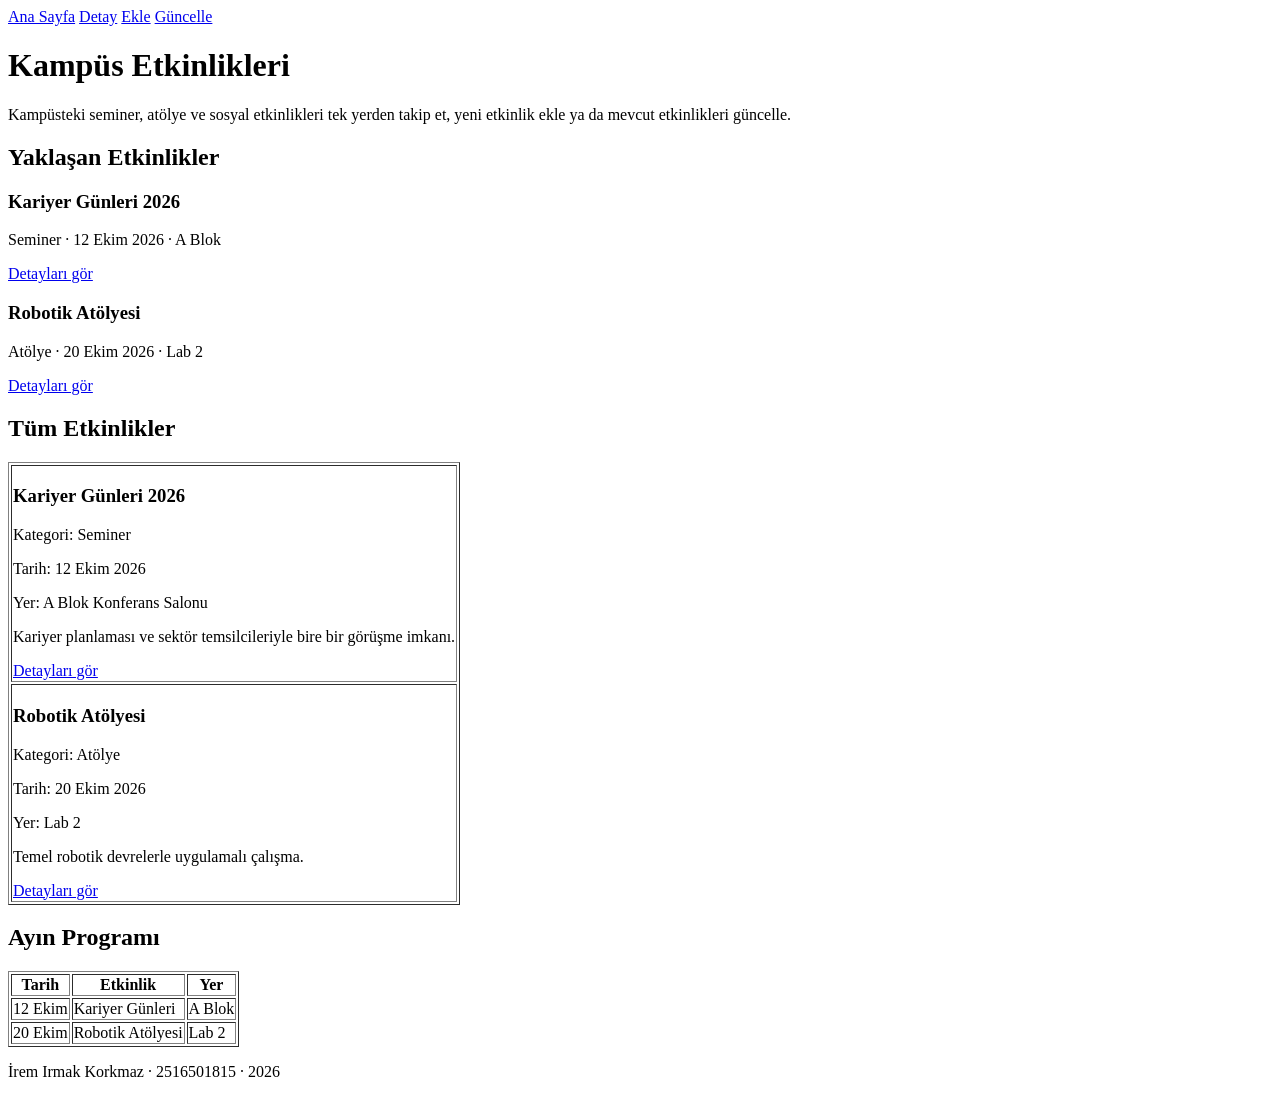
<file: script1/index.html>
<!doctype html>
<html lang="tr">
  <head>
    <meta charset="UTF-8" />
    <meta name="viewport" content="width=device-width, initial-scale=1.0" />
    <title>Kampüs Etkinlikleri</title>
  </head>
  <body>
    <header>
      <nav>
        <a href="index.html">Ana Sayfa</a>
        <a href="etkinlik-detay.html">Detay</a>
        <a href="etkinlik-ekle.html">Ekle</a>
        <a href="etkinlik-guncelle.html">Güncelle</a>
      </nav>
    </header>
    <main>
      <h1>Kampüs Etkinlikleri</h1>
      <p>
        Kampüsteki seminer, atölye ve sosyal etkinlikleri tek yerden takip et,
        yeni etkinlik ekle ya da mevcut etkinlikleri güncelle.
      </p>
      <section>
        <h2>Yaklaşan Etkinlikler</h2>

        <article>
          <h3>Kariyer Günleri 2026</h3>
          <p>Seminer · 12 Ekim 2026 · A Blok</p>
          <a href="etkinlik-detay.html">Detayları gör</a>
        </article>

        <article>
          <h3>Robotik Atölyesi</h3>
          <p>Atölye · 20 Ekim 2026 · Lab 2</p>
          <a href="etkinlik-detay.html">Detayları gör</a>
        </article>
      </section>
      <section>
        <h2>Tüm Etkinlikler</h2>
        <table border="1">
          <tr>
            <td>
              <article>
                <h3>Kariyer Günleri 2026</h3>
                <p>Kategori: Seminer</p>
                <p>Tarih: <time datetime="2026-10-12">12 Ekim 2026</time></p>
                <p>Yer: A Blok Konferans Salonu</p>
                <p>
                  Kariyer planlaması ve sektör temsilcileriyle bire bir görüşme
                  imkanı.
                </p>
                <a href="etkinlik-detay.html">Detayları gör</a>
              </article>
            </td>
          </tr>
          <tr>
            <td>
              <article>
                <h3>Robotik Atölyesi</h3>
                <p>Kategori: Atölye</p>
                <p>Tarih: <time datetime="2026-10-20">20 Ekim 2026</time></p>
                <p>Yer: Lab 2</p>
                <p>Temel robotik devrelerle uygulamalı çalışma.</p>
                <a href="etkinlik-detay.html">Detayları gör</a>
              </article>
            </td>
          </tr>
        </table>
        <h2>Ayın Programı</h2>
        <table border="1">
          <tr>
            <th>Tarih</th>
            <th>Etkinlik</th>
            <th>Yer</th>
          </tr>
          <tr>
            <td>12 Ekim</td>
            <td>Kariyer Günleri</td>
            <td>A Blok</td>
          </tr>
          <tr>
            <td>20 Ekim</td>
            <td>Robotik Atölyesi</td>
            <td>Lab 2</td>
          </tr>
        </table>
      </section>
    </main>
    <footer>
      <p>İrem Irmak Korkmaz · 2516501815 · 2026</p>
    </footer>
  </body>
</html>
</file>
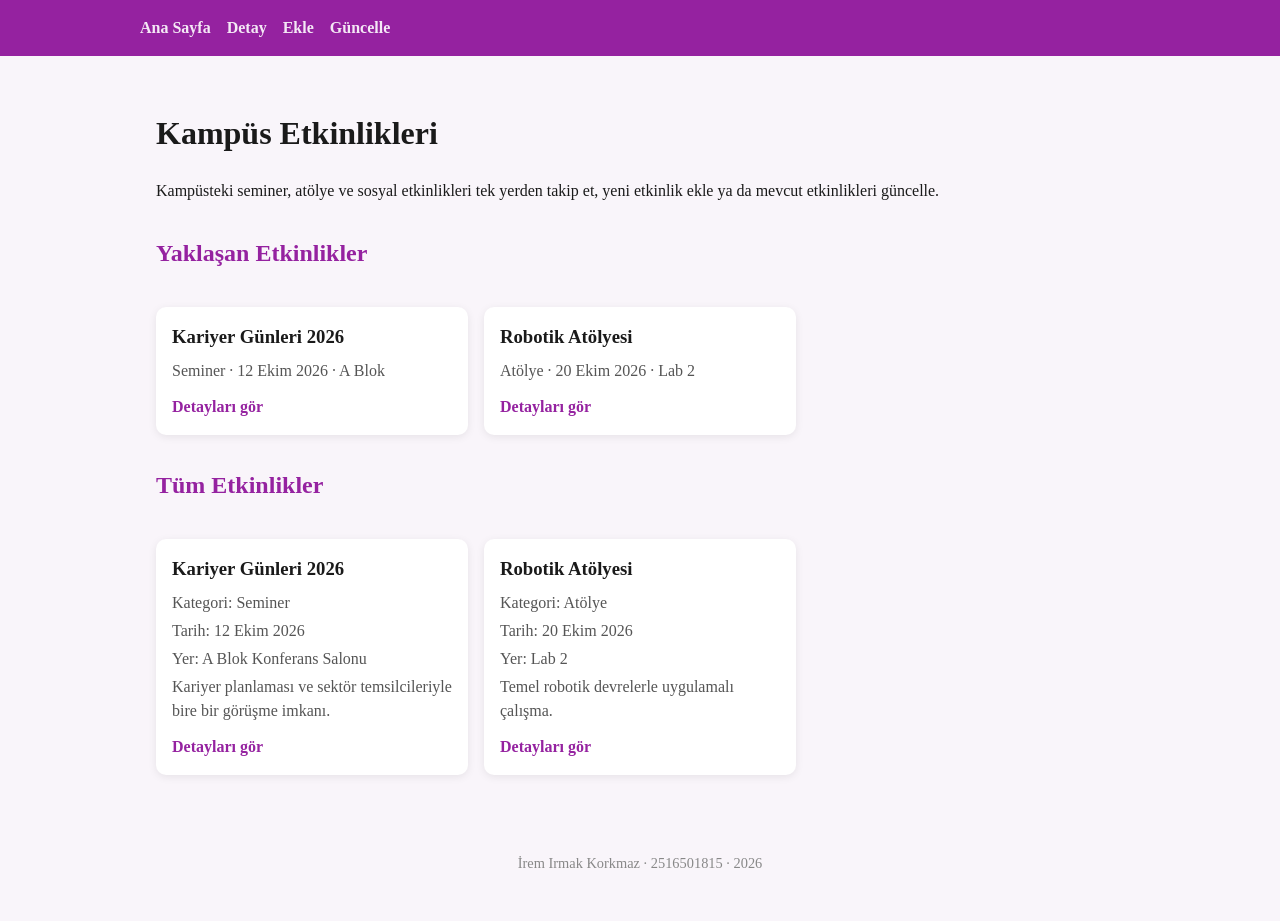
<file: script2/index.html>
<!doctype html>
<html lang="tr">
  <head>
    <meta charset="UTF-8" />
    <meta name="viewport" content="width=device-width, initial-scale=1.0" />
    <title>Kampüs Etkinlikleri</title>
    <link rel="stylesheet" href="css/2516501815.css" />
  </head>
  <body>
    <header>
      <nav>
        <a href="index.html">Ana Sayfa</a>
        <a href="etkinlik-detay.html">Detay</a>
        <a href="etkinlik-ekle.html">Ekle</a>
        <a href="etkinlik-guncelle.html">Güncelle</a>
      </nav>
    </header>

    <main>
      <h1>Kampüs Etkinlikleri</h1>
      <p>
        Kampüsteki seminer, atölye ve sosyal etkinlikleri tek yerden takip et,
        yeni etkinlik ekle ya da mevcut etkinlikleri güncelle.
      </p>

      <section>
        <h2>Yaklaşan Etkinlikler</h2>
        <div class="kart-alani">
          <article class="kart">
            <h3>Kariyer Günleri 2026</h3>
            <p>Seminer · 12 Ekim 2026 · A Blok</p>
            <a href="etkinlik-detay.html">Detayları gör</a>
          </article>

          <article class="kart">
            <h3>Robotik Atölyesi</h3>
            <p>Atölye · 20 Ekim 2026 · Lab 2</p>
            <a href="etkinlik-detay.html">Detayları gör</a>
          </article>
        </div>
      </section>

      <section>
        <h2>Tüm Etkinlikler</h2>
        <div class="kart-alani">
          <article class="kart">
            <h3>Kariyer Günleri 2026</h3>
            <p>Kategori: Seminer</p>
            <p>Tarih: <time datetime="2026-10-12">12 Ekim 2026</time></p>
            <p>Yer: A Blok Konferans Salonu</p>
            <p>
              Kariyer planlaması ve sektör temsilcileriyle bire bir görüşme
              imkanı.
            </p>
            <a href="etkinlik-detay.html">Detayları gör</a>
          </article>

          <article class="kart">
            <h3>Robotik Atölyesi</h3>
            <p>Kategori: Atölye</p>
            <p>Tarih: <time datetime="2026-10-20">20 Ekim 2026</time></p>
            <p>Yer: Lab 2</p>
            <p>Temel robotik devrelerle uygulamalı çalışma.</p>
            <a href="etkinlik-detay.html">Detayları gör</a>
          </article>
        </div>
      </section>
    </main>

    <footer>
      <p>İrem Irmak Korkmaz · 2516501815 · 2026</p>
    </footer>
  </body>
</html>
</file>
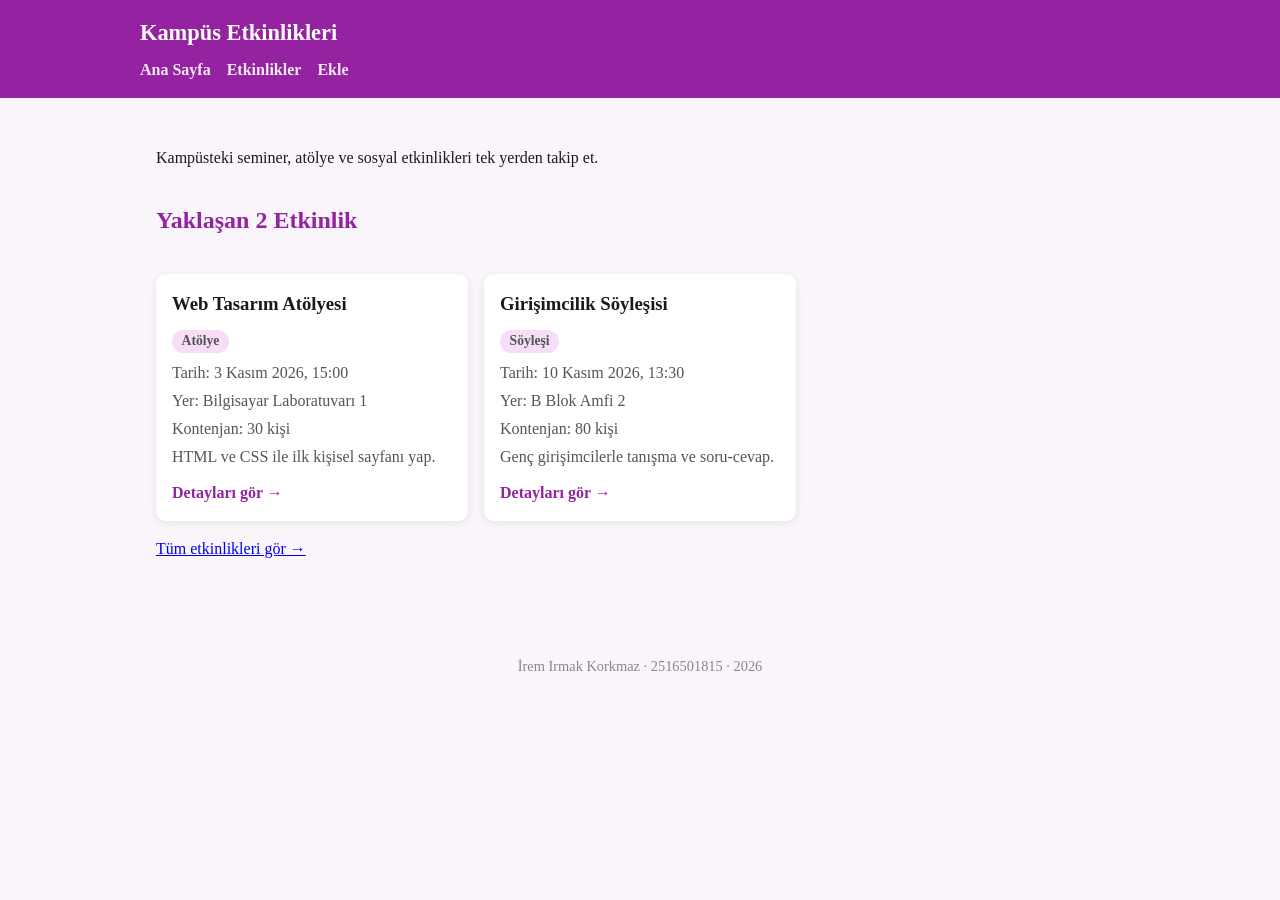
<file: sprint3/index.html>
<!doctype html>
<html lang="tr">
  <head>
    <meta charset="UTF-8" />
    <meta name="viewport" content="width=device-width, initial-scale=1.0" />
    <title>Kampüs Etkinlikleri</title>
    <link rel="stylesheet" href="css/2516501815.css" />
    <script type="module" src="js/event-list.js"></script>
  </head>
  <body>
    <header>
      <h1>Kampüs Etkinlikleri</h1>
      <nav>
        <a href="index.html">Ana Sayfa</a>
        <a href="etkinlikler.html">Etkinlikler</a>
        <a href="etkinlik-ekle.html">Ekle</a>
      </nav>
    </header>

    <main>
      <p>Kampüsteki seminer, atölye ve sosyal etkinlikleri tek yerden takip et.</p>

      <section>
        <h2>Yaklaşan 2 Etkinlik</h2>
        <div id="etkinlik-listesi" class="kart-alani" data-limit="2"></div>
      </section>

      <p><a href="etkinlikler.html">Tüm etkinlikleri gör →</a></p>
    </main>

    <footer>
      <p>İrem Irmak Korkmaz · 2516501815 · 2026</p>
    </footer>
  </body>
</html>
</file>
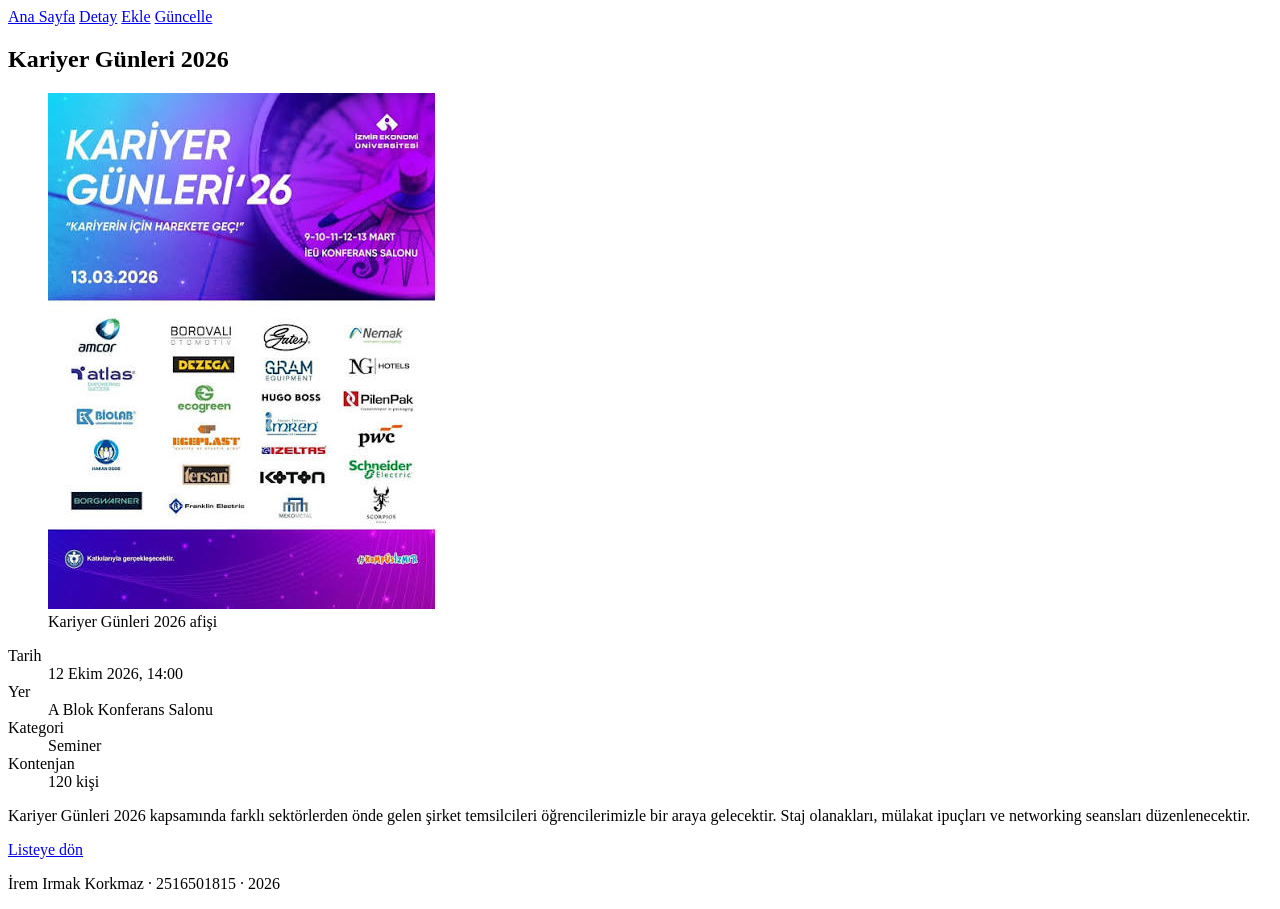
<file: script1/etkinlik-detay.html>
<!doctype html>
<html lang="tr">
  <head>
    <meta charset="UTF-8" />
    <meta name="viewport" content="width=device-width, initial-scale=1.0" />
    <title>Kariyer Günleri 2026</title>
  </head>
  <body>
    <header>
      <nav>
        <a href="index.html">Ana Sayfa</a>
        <a href="etkinlik-detay.html">Detay</a>
        <a href="etkinlik-ekle.html">Ekle</a>
        <a href="etkinlik-guncelle.html">Güncelle</a>
      </nav>
    </header>
    <main>
      <article>
        <h1>Kariyer Günleri 2026</h1>
        <figure>
          <img src="img/afis.jpg" alt="Kariyer Günleri 2026 etkinlik afişi" />
          <figcaption>Kariyer Günleri 2026 afişi</figcaption>
        </figure>

        <dl>
          <dt>Tarih</dt>
          <dd><time datetime="2026-10-12T14:00">12 Ekim 2026, 14:00</time></dd>

          <dt>Yer</dt>
          <dd>A Blok Konferans Salonu</dd>

          <dt>Kategori</dt>
          <dd>Seminer</dd>

          <dt>Kontenjan</dt>
          <dd>120 kişi</dd>
        </dl>

        <p>
          Kariyer Günleri 2026 kapsamında farklı sektörlerden önde gelen şirket
          temsilcileri öğrencilerimizle bir araya gelecektir. Staj olanakları,
          mülakat ipuçları ve networking seansları düzenlenecektir.
        </p>

        <a href="index.html">Listeye dön</a>
      </article>
    </main>

    <footer>
      <p>İrem Irmak Korkmaz · 2516501815 · 2026</p>
    </footer>
  </body>
</html>
</file>
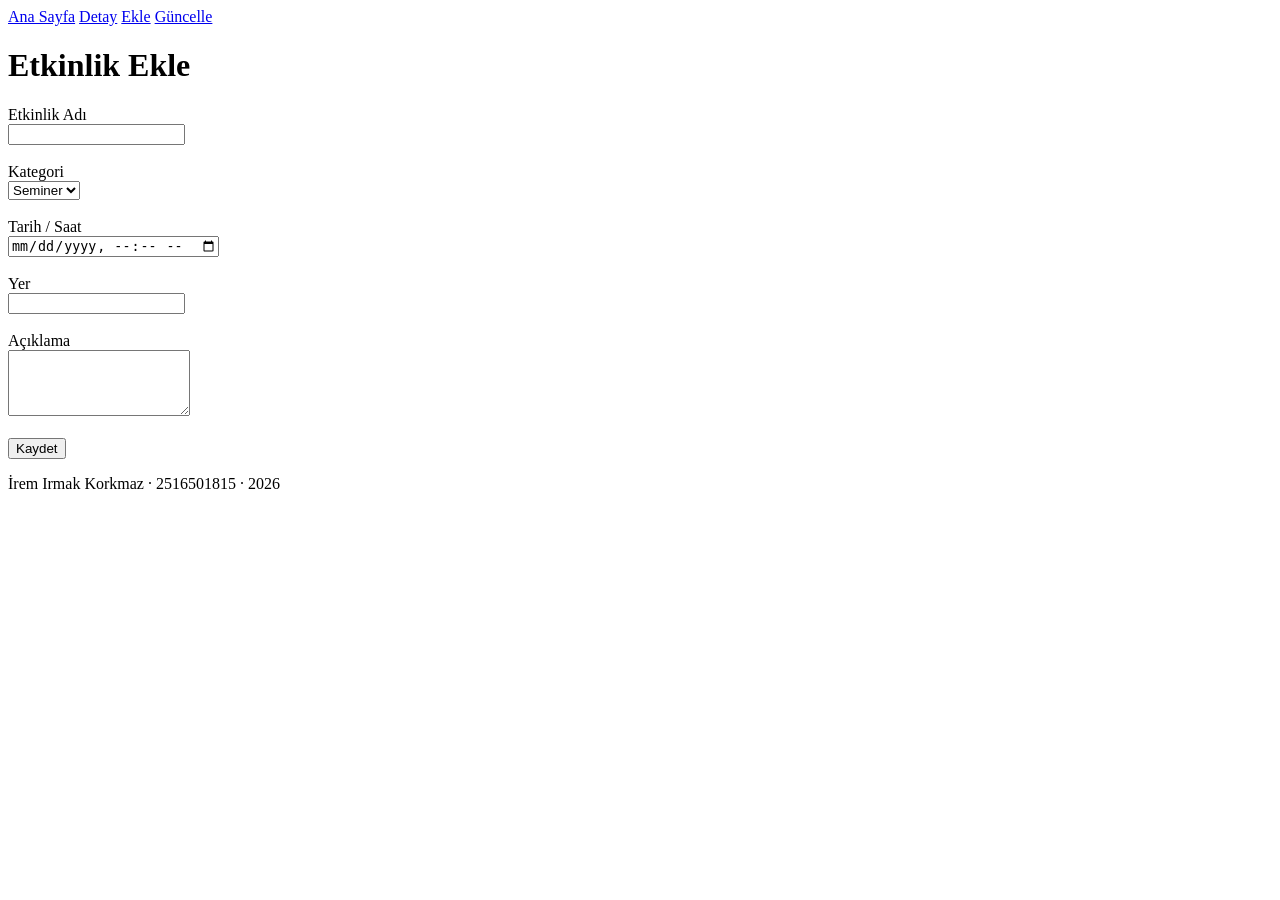
<file: script1/etkinlik-ekle.html>
<!DOCTYPE html>
<html lang="tr">
<head>
    <meta charset="UTF-8">
    <meta name="viewport" content="width=device-width, initial-scale=1.0">
    <title>Etkinlik Ekle</title>
</head>
<body>
    <header>
        <nav>
            <a href="index.html">Ana Sayfa</a>
            <a href="etkinlik-detay.html">Detay</a>
            <a href="etkinlik-ekle.html">Ekle</a>
            <a href="etkinlik-guncelle.html">Güncelle</a>
        </nav>
    </header>
    <main>
  <h1>Etkinlik Ekle</h1>

  <form action="#" method="post">
    <label for="ad">Etkinlik Adı</label><br>
    <input type="text" id="ad" name="ad" required><br><br>

    <label for="kategori">Kategori</label><br>
    <select id="kategori" name="kategori">
      <option value="seminer">Seminer</option>
      <option value="atolye">Atölye</option>
      <option value="sosyal">Sosyal</option>
    </select><br><br>

    <label for="tarih">Tarih / Saat</label><br>
    <input type="datetime-local" id="tarih" name="tarih" required><br><br>

    <label for="yer">Yer</label><br>
    <input type="text" id="yer" name="yer" required><br><br>

    <label for="aciklama">Açıklama</label><br>
    <textarea id="aciklama" name="aciklama" rows="4" required></textarea><br><br>

    <button type="submit">Kaydet</button>
  </form>
</main>

    <footer>
        <p>İrem Irmak Korkmaz · 2516501815 · 2026</p>
    </footer>

</body>
</html>
</file>
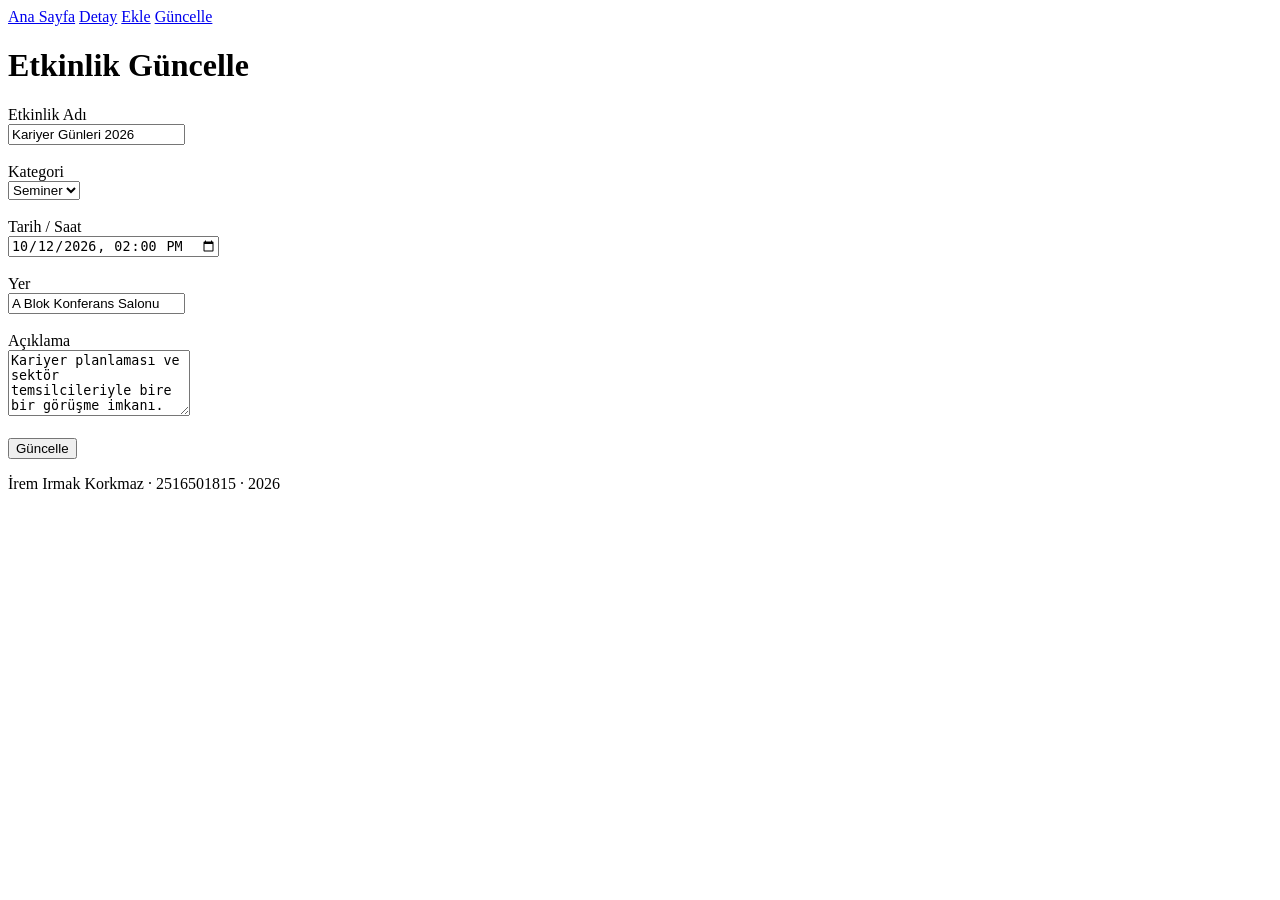
<file: script1/etkinlik-guncelle.html>
<!doctype html>
<html lang="tr">
  <head>
    <meta charset="UTF-8" />
    <meta name="viewport" content="width=device-width, initial-scale=1.0" />
    <title>Kampüs Etkinlikleri</title>
  </head>
  <body>
    <header>
      <nav>
        <a href="index.html">Ana Sayfa</a>
        <a href="etkinlik-detay.html">Detay</a>
        <a href="etkinlik-ekle.html">Ekle</a>
        <a href="etkinlik-guncelle.html">Güncelle</a>
      </nav>
    </header>
    <main>
      <h1>Etkinlik Güncelle</h1>

      <form action="#" method="post">
        <label for="ad">Etkinlik Adı</label><br />
        <input
          type="text"
          id="ad"
          name="ad"
          value="Kariyer Günleri 2026"
          required
        /><br /><br />

        <label for="kategori">Kategori</label><br />
        <select id="kategori" name="kategori">
          <option value="seminer" selected>Seminer</option>
          <option value="atolye">Atölye</option>
          <option value="sosyal">Sosyal</option></select
        ><br /><br />

        <label for="tarih">Tarih / Saat</label><br />
        <input
          type="datetime-local"
          id="tarih"
          name="tarih"
          value="2026-10-12T14:00"
          required
        /><br /><br />

        <label for="yer">Yer</label><br />
        <input
          type="text"
          id="yer"
          name="yer"
          value="A Blok Konferans Salonu"
          required
        /><br /><br />

        <label for="aciklama">Açıklama</label><br />
        <textarea id="aciklama" name="aciklama" rows="4" required>
Kariyer planlaması ve sektör temsilcileriyle bire bir görüşme imkanı.</textarea
        ><br /><br />

        <button type="submit">Güncelle</button>
      </form>
    </main>

    <footer>
      <p>İrem Irmak Korkmaz · 2516501815 · 2026</p>
    </footer>
  </body>
</html>
</file>
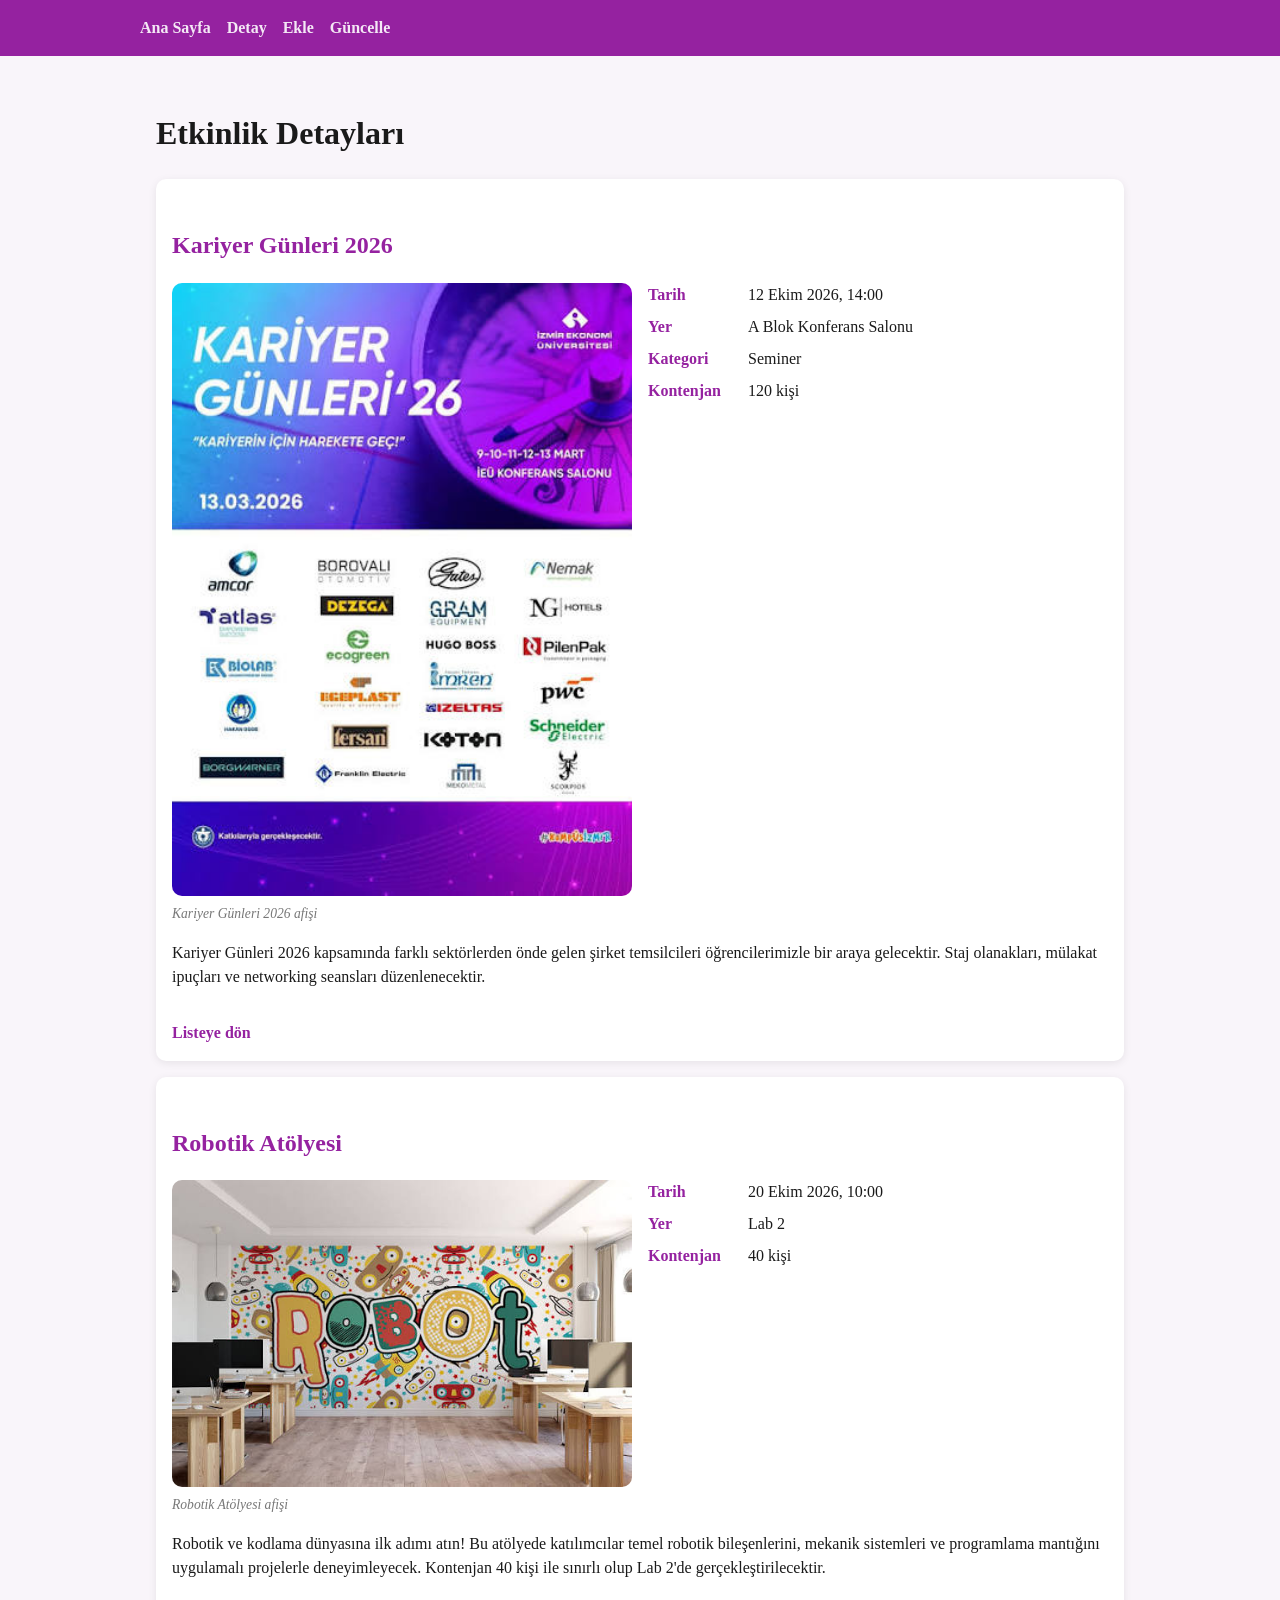
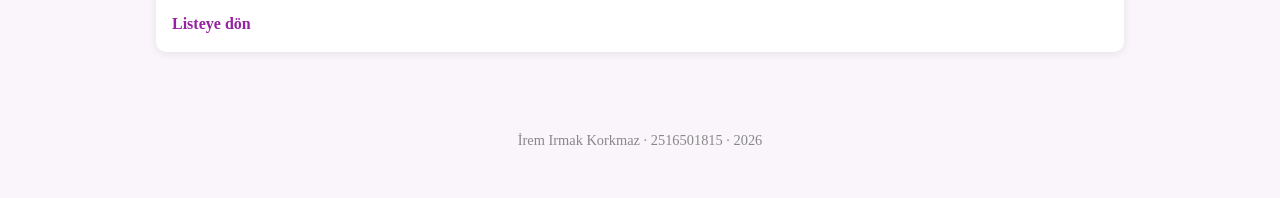
<file: script2/etkinlik-detay.html>
<!doctype html>
<html lang="tr">
  <head>
    <meta charset="UTF-8" />
    <meta name="viewport" content="width=device-width, initial-scale=1.0" />
    <title>Etkinlik Detayları</title>
    <link rel="stylesheet" href="css/2516501815.css" />
  </head>
  <body>
    <header>
      <nav>
        <a href="index.html">Ana Sayfa</a>
        <a href="etkinlik-detay.html">Detay</a>
        <a href="etkinlik-ekle.html">Ekle</a>
        <a href="etkinlik-guncelle.html">Güncelle</a>
      </nav>
    </header>

    <main>
      <h1>Etkinlik Detayları</h1>

      <article>
        <h2>Kariyer Günleri 2026</h2>

        <div class="detay-govde">
          <figure>
            <img
              src="img/afis.jpg"
              alt="Kariyer Günleri 2026 etkinlik afişi"
            />
            <figcaption>Kariyer Günleri 2026 afişi</figcaption>
          </figure>

          <dl>
            <dt>Tarih</dt>
            <dd><time datetime="2026-10-12T14:00">12 Ekim 2026, 14:00</time></dd>

            <dt>Yer</dt>
            <dd>A Blok Konferans Salonu</dd>

            <dt>Kategori</dt>
            <dd>Seminer</dd>

            <dt>Kontenjan</dt>
            <dd>120 kişi</dd>
          </dl>
        </div>

        <p>
          Kariyer Günleri 2026 kapsamında farklı sektörlerden önde gelen
          şirket temsilcileri öğrencilerimizle bir araya gelecektir. Staj
          olanakları, mülakat ipuçları ve networking seansları
          düzenlenecektir.
        </p>

        <a href="index.html">Listeye dön</a>
      </article>

      <article id="robotik">
        <h2>Robotik Atölyesi</h2>

        <div class="detay-govde">
          <figure>
            <img
              src="img/afis2.jpg"
              alt="Robotik Atölyesi etkinlik afişi"
            />
            <figcaption>Robotik Atölyesi afişi</figcaption>
          </figure>

          <dl>
            <dt>Tarih</dt>
            <dd><time datetime="2026-10-20T10:00">20 Ekim 2026, 10:00</time></dd>

            <dt>Yer</dt>
            <dd>Lab 2</dd>

            <dt>Kontenjan</dt>
            <dd>40 kişi</dd>
          </dl>
        </div>
        <p>
          Robotik ve kodlama dünyasına ilk adımı atın! Bu atölyede katılımcılar temel robotik bileşenlerini, mekanik sistemleri ve programlama mantığını uygulamalı projelerle deneyimleyecek. Kontenjan 40 kişi ile sınırlı olup Lab 2'de gerçekleştirilecektir.
        </p>

        <a href="index.html">Listeye dön</a>
      </article>
    </main>

    <footer>
      <p>İrem Irmak Korkmaz · 2516501815 · 2026</p>
    </footer>
  </body>
</html>
</file>
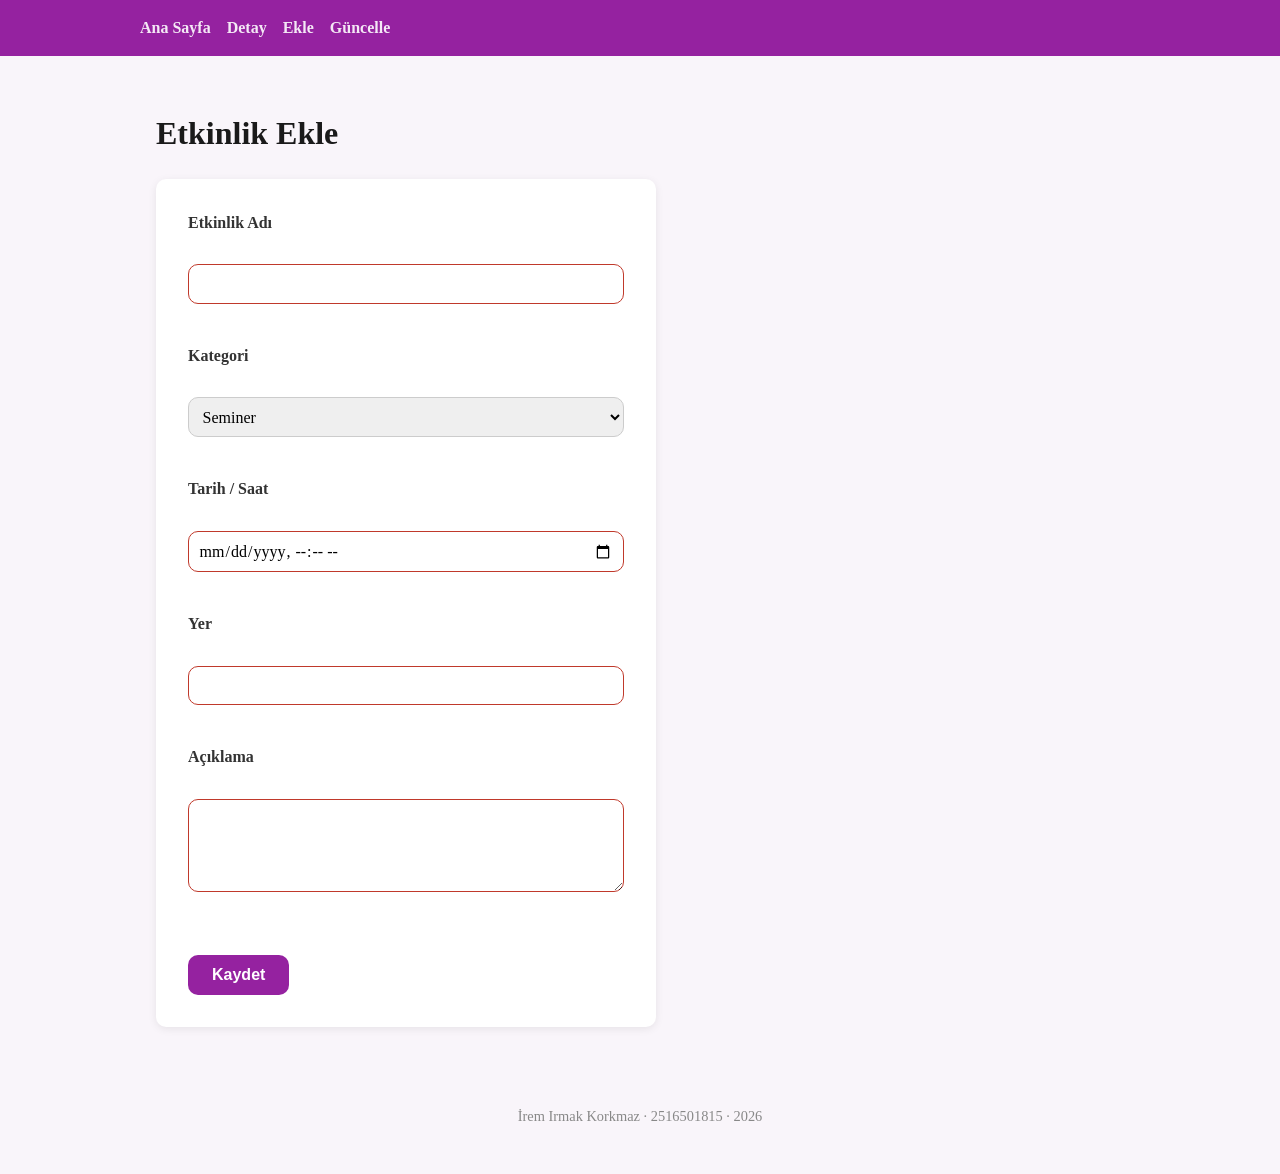
<file: script2/etkinlik-ekle.html>
<!DOCTYPE html>
<html lang="tr">
<head>
    <meta charset="UTF-8">
    <meta name="viewport" content="width=device-width, initial-scale=1.0">
    <title>Etkinlik Ekle</title>
    <link rel="stylesheet" href="css/2516501815.css">
</head>
<body>
    <header>
        <nav>
            <a href="index.html">Ana Sayfa</a>
            <a href="etkinlik-detay.html">Detay</a>
            <a href="etkinlik-ekle.html">Ekle</a>
            <a href="etkinlik-guncelle.html">Güncelle</a>
        </nav>
    </header>
    <main>
  <h1>Etkinlik Ekle</h1>

  <form action="#" method="post">
    <label for="ad">Etkinlik Adı</label><br>
    <input type="text" id="ad" name="ad" required><br><br>

    <label for="kategori">Kategori</label><br>
    <select id="kategori" name="kategori">
      <option value="seminer">Seminer</option>
      <option value="atolye">Atölye</option>
      <option value="sosyal">Sosyal</option>
    </select><br><br>

    <label for="tarih">Tarih / Saat</label><br>
    <input type="datetime-local" id="tarih" name="tarih" required><br><br>

    <label for="yer">Yer</label><br>
    <input type="text" id="yer" name="yer" required><br><br>

    <label for="aciklama">Açıklama</label><br>
    <textarea id="aciklama" name="aciklama" rows="4" required></textarea><br><br>

    <button type="submit">Kaydet</button>
  </form>
</main>

    <footer>
        <p>İrem Irmak Korkmaz · 2516501815 · 2026</p>
    </footer>

</body>
</html>
</file>
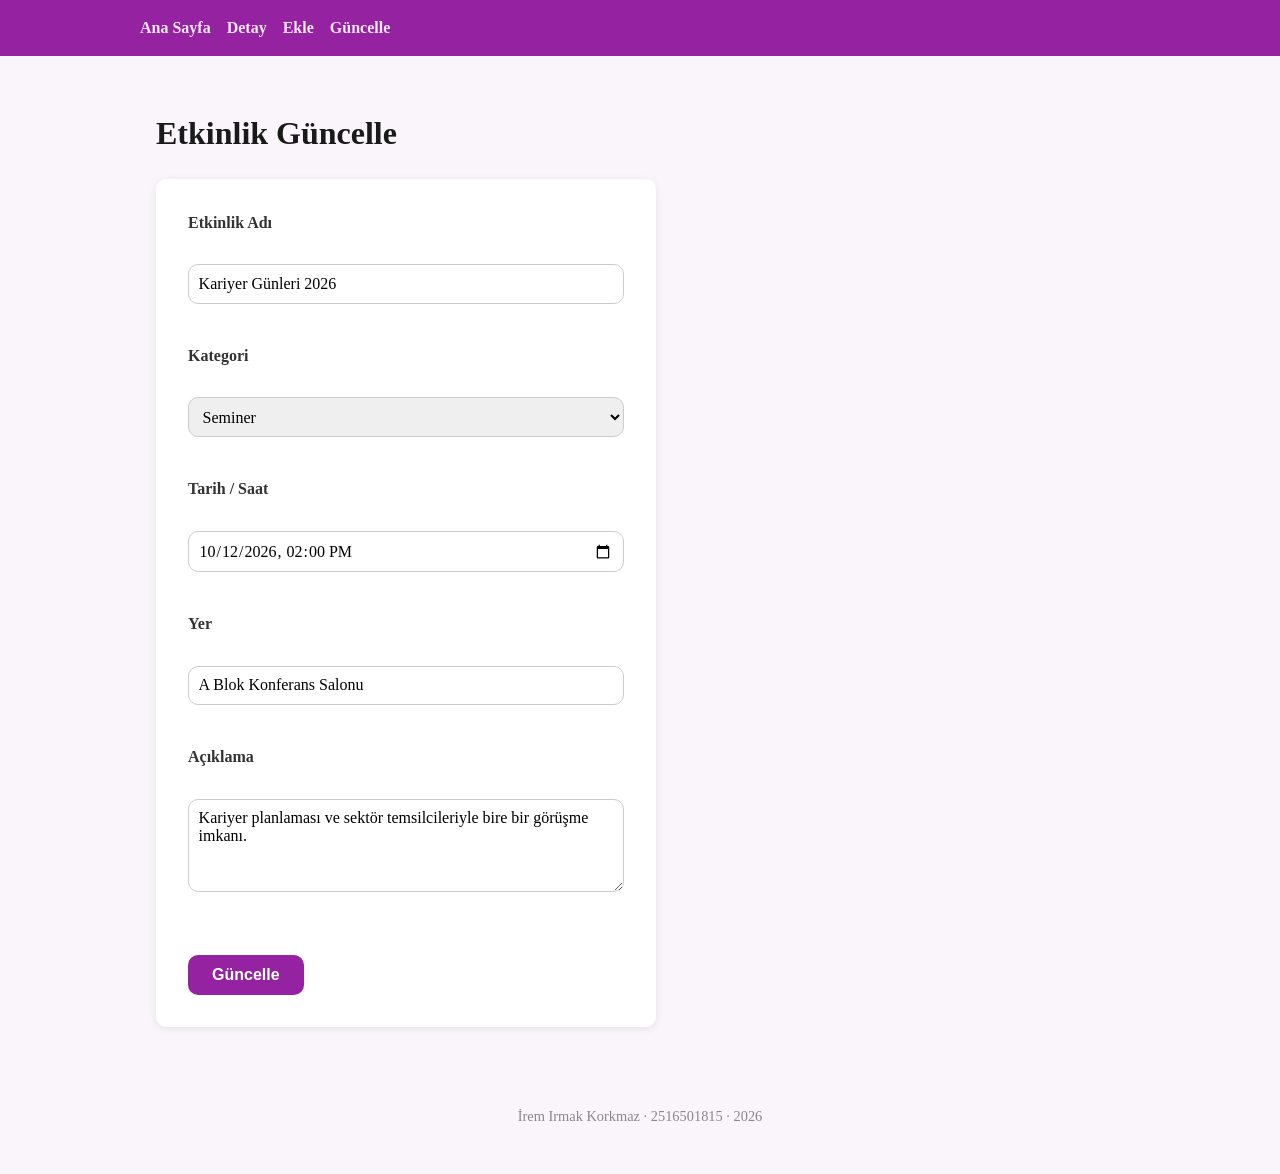
<file: script2/etkinlik-guncelle.html>
<!doctype html>
<html lang="tr">
  <head>
    <meta charset="UTF-8" />
    <meta name="viewport" content="width=device-width, initial-scale=1.0" />
    <title>Etkinlik Güncelle</title>
    <link rel="stylesheet" href="css/2516501815.css" />
  </head>
  <body>
    <header>
      <nav>
        <a href="index.html">Ana Sayfa</a>
        <a href="etkinlik-detay.html">Detay</a>
        <a href="etkinlik-ekle.html">Ekle</a>
        <a href="etkinlik-guncelle.html">Güncelle</a>
      </nav>
    </header>
    <main>
      <h1>Etkinlik Güncelle</h1>

      <form action="#" method="post">
        <label for="ad">Etkinlik Adı</label><br />
        <input
          type="text"
          id="ad"
          name="ad"
          value="Kariyer Günleri 2026"
          required
        /><br /><br />

        <label for="kategori">Kategori</label><br />
        <select id="kategori" name="kategori">
          <option value="seminer" selected>Seminer</option>
          <option value="atolye">Atölye</option>
          <option value="sosyal">Sosyal</option></select
        ><br /><br />

        <label for="tarih">Tarih / Saat</label><br />
        <input
          type="datetime-local"
          id="tarih"
          name="tarih"
          value="2026-10-12T14:00"
          required
        /><br /><br />

        <label for="yer">Yer</label><br />
        <input
          type="text"
          id="yer"
          name="yer"
          value="A Blok Konferans Salonu"
          required
        /><br /><br />

        <label for="aciklama">Açıklama</label><br />
        <textarea id="aciklama" name="aciklama" rows="4" required>
Kariyer planlaması ve sektör temsilcileriyle bire bir görüşme imkanı.</textarea
        ><br /><br />

        <button type="submit">Güncelle</button>
      </form>
    </main>

    <footer>
      <p>İrem Irmak Korkmaz · 2516501815 · 2026</p>
    </footer>
  </body>
</html>
</file>
<file: script2/css/2516501815.css>
/* Irem Irmak Korkmaz — 2516501815 */
:root {
  --no: 2516501815;
  --ton: mod(var(--no), 360);
  --renk-ana: hsl(var(--ton) 65% 38%);
  --renk-ana-acik: hsl(var(--ton) 65% 92%);
  --renk-zemin: hsl(var(--ton) 30% 97%);
  --font: "Times New Roman", serif;
  --bosluk-s: 0.5rem;
  --bosluk-m: 1rem;
  --bosluk-l: 2rem;
  --kose: 10px;
  --golge: 0 2px 8px rgba(0, 0, 0, 0.08);
}

* {
  box-sizing: border-box;
}

body {
  margin: 0;
  font-family: var(--font);
  background-color: var(--renk-zemin);
  color: #1a1a1a;
  line-height: 1.5;
}

main, footer {
  max-width: 1000px;
  margin: 0 auto;
  padding: var(--bosluk-l) var(--bosluk-m);
}

/* Header: renkli şerit */
header {
  background-color: var(--renk-ana);
  color: white;
  padding: var(--bosluk-m);
}

header h1 {
  max-width: 1000px;
  margin: 0 auto var(--bosluk-s) auto;
  color: white;
  font-size: 1.4rem;
}

nav {
  max-width: 1000px;
  margin: 0 auto;
  display: flex;
  flex-wrap: wrap;
  gap: var(--bosluk-m);
}

nav a {
  color: white;
  text-decoration: none;
  font-weight: bold;
  opacity: 0.9;
}

nav a:hover {
  opacity: 1;
  text-decoration: underline;
}

h2 {
  color: var(--renk-ana);
  margin-top: var(--bosluk-l);
}

h3 {
  margin-top: 0;
  margin-bottom: var(--bosluk-s);
}

/* Kart görünümü */
.kart-alani {
  display: grid;
  grid-template-columns: 1fr;
  gap: var(--bosluk-m);
  margin-top: var(--bosluk-m);
}

.kart {
  background-color: white;
  border-radius: var(--kose);
  box-shadow: var(--golge);
  padding: var(--bosluk-m);
  transition: transform 0.15s ease, box-shadow 0.15s ease;
}

.kart:hover {
  transform: translateY(-3px);
  box-shadow: 0 6px 16px rgba(0, 0, 0, 0.12);
}

.kart p {
  margin: 0.25rem 0;
  color: #555;
}

.kart a {
  display: inline-block;
  margin-top: var(--bosluk-s);
  color: var(--renk-ana);
  font-weight: bold;
  text-decoration: none;
}

.kart a:hover {
  text-decoration: underline;
}

@media (min-width: 700px) {
  .kart-alani {
    grid-template-columns: repeat(3, 1fr);
  }
}

/* Etkinlik detay: afiş solda, künye sağda */
article {
  background-color: white;
  border-radius: var(--kose);
  box-shadow: var(--golge);
  padding: var(--bosluk-m);
  margin-top: var(--bosluk-m);
}

.detay-govde {
  display: flex;
  flex-direction: column;
  gap: var(--bosluk-m);
  margin-top: var(--bosluk-m);
}

.detay-govde figure {
  margin: 0;
  flex: 1;
}

.detay-govde img {
  width: 100%;
  border-radius: var(--kose);
  display: block;
}

.detay-govde figcaption {
  font-size: 0.85rem;
  color: #777;
  margin-top: var(--bosluk-s);
  font-style: italic;
}

.detay-govde dl {
  flex: 1;
  margin: 0;
  display: grid;
  grid-template-columns: 100px 1fr;
  row-gap: var(--bosluk-s);
  align-content: start;
}

.detay-govde dt {
  font-weight: bold;
  color: var(--renk-ana);
}

.detay-govde dd {
  margin: 0;
}

@media (min-width: 700px) {
  .detay-govde {
    flex-direction: row;
  }
}

article > a {
  display: inline-block;
  margin-top: var(--bosluk-m);
  color: var(--renk-ana);
  font-weight: bold;
  text-decoration: none;
}

article > a:hover {
  text-decoration: underline;
}

/* Formlar */
form {
  background-color: white;
  border-radius: var(--kose);
  box-shadow: var(--golge);
  padding: var(--bosluk-l);
  margin-top: var(--bosluk-m);
  max-width: 500px;
}

label {
  display: block;
  margin-top: var(--bosluk-m);
  font-weight: bold;
  color: #333;
}

label:first-of-type {
  margin-top: 0;
}

input, select, textarea {
  width: 100%;
  padding: 0.6rem;
  margin-top: 0.35rem;
  border: 1px solid #ccc;
  border-radius: var(--kose);
  font-family: var(--font);
  font-size: 1rem;
}

input:focus, select:focus, textarea:focus {
  outline: none;
  border-color: var(--renk-ana);
}

input:invalid, textarea:invalid {
  border-color: #c0392b;
}

button {
  margin-top: var(--bosluk-l);
  padding: 0.7rem 1.5rem;
  background-color: var(--renk-ana);
  color: white;
  border: none;
  border-radius: var(--kose);
  font-size: 1rem;
  font-weight: bold;
  cursor: pointer;
}

button:hover {
  opacity: 0.9;
}

/* Footer */
footer {
  text-align: center;
  color: #888;
  font-size: 0.9rem;
  padding-top: var(--bosluk-l);
  padding-bottom: var(--bosluk-l);
}
</file>
<file: sprint3/css/2516501815.css>
/* Irem Irmak Korkmaz — 2516501815 */
:root {
  --no: 2516501815;
  --ton: mod(var(--no), 360);
  --renk-ana: hsl(var(--ton) 65% 38%);
  --renk-ana-acik: hsl(var(--ton) 65% 92%);
  --renk-zemin: hsl(var(--ton) 30% 97%);
  --renk-hata: #c0392b;
  --renk-hata-zemin: #fceae8;
  --renk-basari: #1e7e34;
  --renk-basari-zemin: #e9f7ef;
  --font: "Times New Roman", serif;
  --bosluk-s: 0.5rem;
  --bosluk-m: 1rem;
  --bosluk-l: 2rem;
  --kose: 10px;
  --golge: 0 2px 8px rgba(0, 0, 0, 0.08);
}

* {
  box-sizing: border-box;
}

body {
  margin: 0;
  font-family: var(--font);
  background-color: var(--renk-zemin);
  color: #1a1a1a;
  line-height: 1.5;
}

main, footer {
  max-width: 1000px;
  margin: 0 auto;
  padding: var(--bosluk-l) var(--bosluk-m);
}

/* Header: renkli şerit */
header {
  background-color: var(--renk-ana);
  color: white;
  padding: var(--bosluk-m);
}

header h1 {
  max-width: 1000px;
  margin: 0 auto var(--bosluk-s) auto;
  color: white;
  font-size: 1.4rem;
}

nav {
  max-width: 1000px;
  margin: 0 auto;
  display: flex;
  flex-wrap: wrap;
  gap: var(--bosluk-m);
}

nav a {
  color: white;
  text-decoration: none;
  font-weight: bold;
  opacity: 0.9;
}

nav a:hover {
  opacity: 1;
  text-decoration: underline;
}

h2 {
  color: var(--renk-ana);
  margin-top: var(--bosluk-l);
}

h3 {
  margin-top: 0;
  margin-bottom: var(--bosluk-s);
}

/* Kart görünümü */
.kart-alani {
  display: grid;
  grid-template-columns: 1fr;
  gap: var(--bosluk-m);
  margin-top: var(--bosluk-m);
}

.kart {
  background-color: white;
  border-radius: var(--kose);
  box-shadow: var(--golge);
  padding: var(--bosluk-m);
  transition: transform 0.15s ease, box-shadow 0.15s ease;
}

.kart:hover {
  transform: translateY(-3px);
  box-shadow: 0 6px 16px rgba(0, 0, 0, 0.12);
}

.kart p {
  margin: 0.25rem 0;
  color: #555;
}

.kart a {
  display: inline-block;
  margin-top: var(--bosluk-s);
  color: var(--renk-ana);
  font-weight: bold;
  text-decoration: none;
}

.kart a:hover {
  text-decoration: underline;
}

.kategori-etiket {
  display: inline-block;
  color: var(--renk-ana);
  font-weight: bold;
  background-color: var(--renk-ana-acik);
  padding: 0.1rem 0.6rem;
  border-radius: 999px;
  font-size: 0.85rem;
}

.bulunamadi {
  color: #777;
  font-style: italic;
}

@media (min-width: 700px) {
  .kart-alani {
    grid-template-columns: repeat(3, 1fr);
  }
}

/* Filtre formu (etkinlikler.html) */
.filtre {
  display: grid;
  grid-template-columns: 1fr;
  gap: var(--bosluk-m);
  background-color: white;
  border-radius: var(--kose);
  box-shadow: var(--golge);
  padding: var(--bosluk-m);
  margin-top: var(--bosluk-m);
}

.filtre label {
  display: block;
  font-weight: bold;
  margin-bottom: 0.25rem;
}

.filtre input,
.filtre select {
  width: 100%;
  padding: 0.5rem;
  border: 1px solid #ccc;
  border-radius: var(--kose);
  font-family: var(--font);
}

#sonuc {
  font-weight: bold;
  color: var(--renk-ana);
  margin-top: var(--bosluk-s);
}

@media (min-width: 700px) {
  .filtre {
    grid-template-columns: 1fr 1fr;
  }
}

/* Etkinlik detay: afiş solda, künye sağda */
article {
  background-color: white;
  border-radius: var(--kose);
  box-shadow: var(--golge);
  padding: var(--bosluk-m);
  margin-top: var(--bosluk-m);
}

.detay-govde {
  display: flex;
  flex-direction: column;
  gap: var(--bosluk-m);
  margin-top: var(--bosluk-m);
}

.detay-govde figure {
  margin: 0;
  flex: 1;
}

.detay-govde img {
  width: 100%;
  border-radius: var(--kose);
  display: block;
}

.detay-govde figcaption {
  font-size: 0.85rem;
  color: #777;
  margin-top: var(--bosluk-s);
  font-style: italic;
}

.detay-govde dl {
  flex: 1;
  margin: 0;
  display: grid;
  grid-template-columns: 100px 1fr;
  row-gap: var(--bosluk-s);
  align-content: start;
}

.detay-govde dt {
  font-weight: bold;
  color: var(--renk-ana);
}

.detay-govde dd {
  margin: 0;
}

@media (min-width: 700px) {
  .detay-govde {
    flex-direction: row;
  }
}

article > a,
.buton {
  display: inline-block;
  margin-top: var(--bosluk-m);
  margin-right: var(--bosluk-s);
  color: var(--renk-ana);
  font-weight: bold;
  text-decoration: none;
}

article > a:hover,
.buton:hover {
  text-decoration: underline;
}

.buton {
  padding: 0.5rem 1rem;
  background-color: var(--renk-ana);
  color: white !important;
  border-radius: var(--kose);
  text-decoration: none !important;
}

.buton:hover {
  opacity: 0.9;
  text-decoration: none !important;
}

.hata-kutusu {
  background-color: var(--renk-hata-zemin);
  border: 1px solid var(--renk-hata);
  border-radius: var(--kose);
  padding: var(--bosluk-m);
  color: var(--renk-hata);
  margin-top: var(--bosluk-m);
}

/* Formlar (ekle / güncelle) */
form:not(.filtre) {
  background-color: white;
  border-radius: var(--kose);
  box-shadow: var(--golge);
  padding: var(--bosluk-l);
  margin-top: var(--bosluk-m);
  max-width: 600px;
  display: flex;
  flex-direction: column;
}

.form-grup {
  display: flex;
  flex-direction: column;
  margin-bottom: var(--bosluk-m);
}

.form-grup label,
label {
  display: block;
  font-weight: bold;
  color: #333;
}

input, select, textarea {
  width: 100%;
  padding: 0.6rem;
  margin-top: 0.35rem;
  border: 1px solid #ccc;
  border-radius: var(--kose);
  font-family: var(--font);
  font-size: 1rem;
  transition: border-color 0.2s ease, background-color 0.2s ease;
}

input:focus, select:focus, textarea:focus {
  outline: none;
  border-color: var(--renk-ana);
}

/* Hatalı alan kontrolleri ve kırmızı kenarlıklar */
input[aria-invalid="true"],
select[aria-invalid="true"],
textarea[aria-invalid="true"] {
  border-color: var(--renk-hata) !important;
  background-color: var(--renk-hata-zemin);
}

.hata-metni {
  color: var(--renk-hata);
  font-size: 0.85rem;
  margin-top: 0.25rem;
  display: block;
}

.aciklama-metni {
  color: #666;
  font-size: 0.9rem;
  margin-bottom: var(--bosluk-s);
}

.buton-kaydet,
button {
  margin-top: var(--bosluk-m);
  padding: 0.7rem 1.5rem;
  background-color: var(--renk-ana);
  color: white;
  border: none;
  border-radius: var(--kose);
  font-size: 1rem;
  font-weight: bold;
  cursor: pointer;
  align-self: flex-start;
}

button:hover,
.buton-kaydet:hover {
  opacity: 0.9;
}

/* Form Mesaj Alanı ve Yeşil JSON Kutusu */
#form-mesaj,
.form-mesaj-alani {
  margin-top: var(--bosluk-m);
  max-width: 600px;
}

.hata-genel-mesaj,
.hata-mesaj {
  background-color: var(--renk-hata-zemin);
  border: 1px solid var(--renk-hata);
  color: var(--renk-hata);
  border-radius: var(--kose);
  padding: var(--bosluk-m);
  font-weight: bold;
  margin: 0;
}

.json-kutusu {
  background-color: var(--renk-basari-zemin);
  border: 1px solid var(--renk-basari);
  border-radius: var(--kose);
  padding: var(--bosluk-m);
}

.json-kutusu .basari-baslik,
.basari-mesaj {
  font-weight: bold;
  color: var(--renk-basari);
  margin: 0 0 var(--bosluk-s) 0;
}

.json-kutusu pre,
#form-mesaj pre {
  margin: 0;
  background-color: transparent;
  border: none;
  padding: 0;
  overflow-x: auto;
  font-size: 0.85rem;
  color: #1a1a1a;
  font-family: monospace;
  white-space: pre-wrap;
  word-break: break-word;
}

/* Footer */
footer {
  text-align: center;
  color: #888;
  font-size: 0.9rem;
  padding-top: var(--bosluk-l);
  padding-bottom: var(--bosluk-l);
}
</file>
